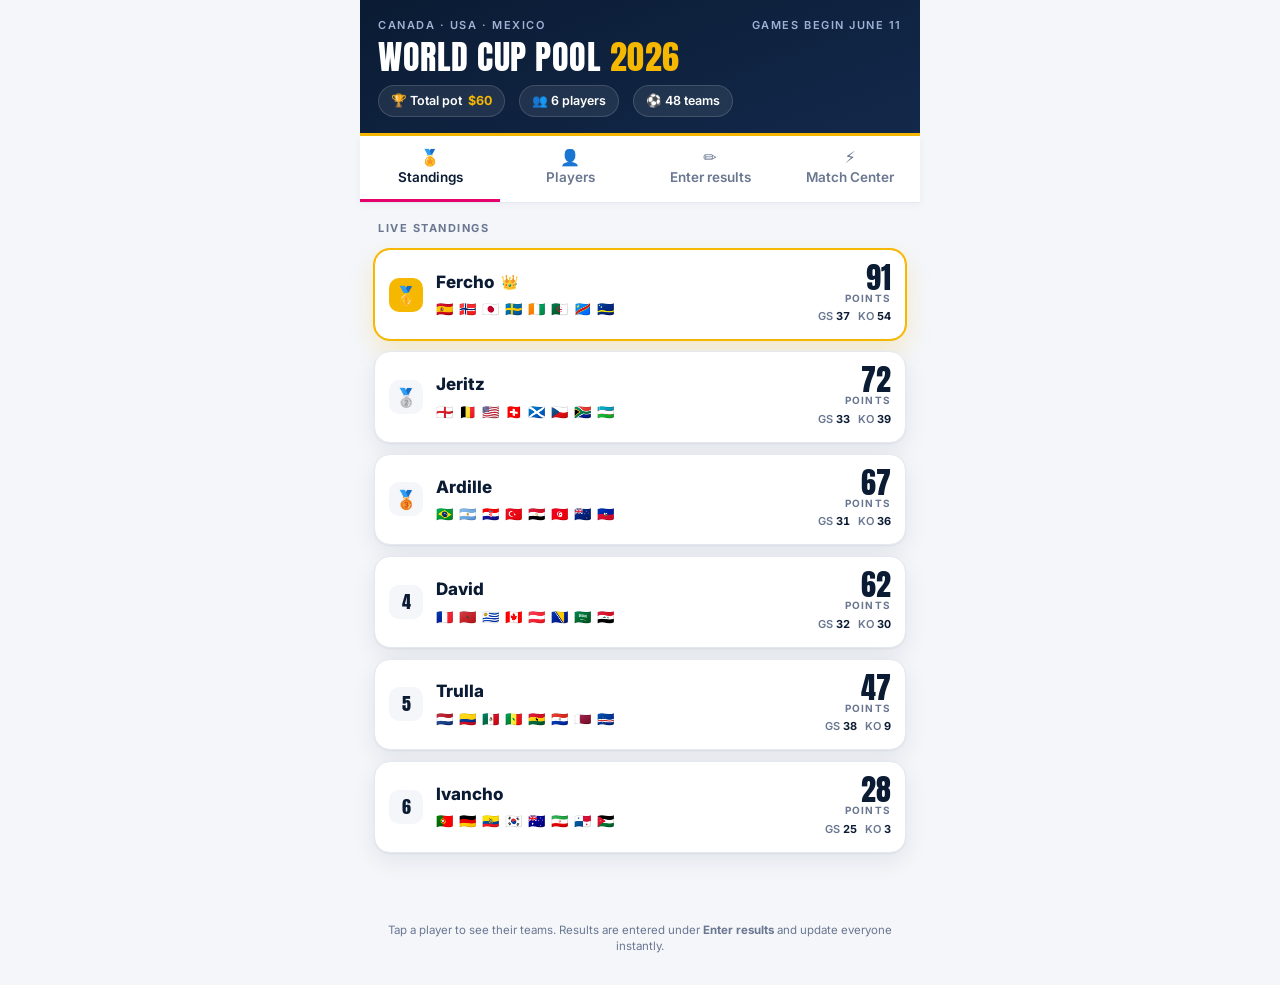
<file: index.html>
<!doctype html>
<meta charset="utf-8">
<meta name="viewport" content="width=device-width, initial-scale=1, viewport-fit=cover">
<title>World Cup Pool 2026</title>
<link rel="preconnect" href="https://fonts.googleapis.com">
<link rel="preconnect" href="https://fonts.gstatic.com" crossorigin>
<link href="https://fonts.googleapis.com/css2?family=Anton&family=Inter:wght@400;500;600;700;800&display=swap" rel="stylesheet">
<style>
  :root{
    --ink:#0A1B33;          /* deep stadium navy */
    --ink-2:#13294B;
    --surface:#FFFFFF;
    --paper:#F4F6FA;
    --line:#E4E8F0;
    --muted:#6A7790;
    --gold:#F5B700;         /* leader */
    --green:#16B57F;        /* wins / positive */
    --pink:#E5006D;         /* accent — 2026 energy */
    --blue:#2F6BFF;
    --shadow:0 1px 2px rgba(10,27,51,.06), 0 8px 24px rgba(10,27,51,.08);
  }
  *{box-sizing:border-box}
  html,body{margin:0}
  body{
    font-family:Inter,system-ui,-apple-system,Segoe UI,Roboto,sans-serif;
    color:var(--ink); background:var(--paper);
    -webkit-font-smoothing:antialiased; line-height:1.45;
    padding-bottom:env(safe-area-inset-bottom);
  }
  .wrap{max-width:560px;margin:0 auto;min-height:100vh;background:var(--paper)}
  .nums{font-variant-numeric:tabular-nums}

  /* ---- Scoreboard header ---- */
  header.board{
    background:linear-gradient(160deg,var(--ink),var(--ink-2));
    color:#fff; padding:18px 18px 16px;
    border-bottom:3px solid var(--gold);
  }
  .kicker{display:flex;justify-content:space-between;align-items:center;font-size:11px;
    letter-spacing:.14em;text-transform:uppercase;color:#9FB2D6;font-weight:600}
  h1{font-family:Anton,Inter,sans-serif;font-weight:400;margin:6px 0 0;
    font-size:34px;line-height:.98;letter-spacing:.5px;text-transform:uppercase}
  h1 .yr{color:var(--gold)}
  .board-meta{display:flex;gap:14px;margin-top:12px;flex-wrap:wrap}
  .chip{background:rgba(255,255,255,.08);border:1px solid rgba(255,255,255,.14);
    border-radius:999px;padding:6px 12px;font-size:12.5px;font-weight:600;display:flex;gap:6px;align-items:center}
  .chip b{color:var(--gold)}

  /* ---- Tabs ---- */
  nav.tabs{position:sticky;top:0;z-index:20;display:flex;background:var(--surface);
    border-bottom:1px solid var(--line);box-shadow:0 2px 8px rgba(10,27,51,.04)}
  nav.tabs button{flex:1;appearance:none;border:0;background:none;cursor:pointer;
    padding:13px 6px 11px;font:inherit;font-weight:600;font-size:13.5px;color:var(--muted);
    border-bottom:3px solid transparent;display:flex;flex-direction:column;align-items:center;gap:3px}
  nav.tabs button .ico{font-size:16px;line-height:1}
  nav.tabs button[aria-selected="true"]{color:var(--ink);border-bottom-color:var(--pink)}

  main{padding:16px 14px 40px}
  .section-eyebrow{font-size:11px;letter-spacing:.14em;text-transform:uppercase;
    color:var(--muted);font-weight:700;margin:2px 4px 12px}

  /* ---- Leaderboard ---- */
  .row{background:var(--surface);border:1px solid var(--line);border-radius:16px;
    box-shadow:var(--shadow);padding:14px;margin-bottom:11px;cursor:pointer;
    display:grid;grid-template-columns:auto 1fr auto;gap:13px;align-items:center;
    transition:transform .12s ease, box-shadow .12s ease}
  .row:hover{transform:translateY(-1px)}
  .row:focus-visible{outline:3px solid var(--blue);outline-offset:2px}
  .rank{width:34px;height:34px;border-radius:10px;background:var(--paper);
    display:grid;place-items:center;font-family:Anton;font-size:18px;color:var(--ink)}
  .row.leader{border-color:var(--gold);box-shadow:0 0 0 1px var(--gold),0 10px 26px rgba(245,183,0,.22)}
  .row.leader .rank{background:var(--gold);color:#3a2c00}
  .who{min-width:0}
  .who .name{font-weight:800;font-size:17px;display:flex;align-items:center;gap:7px}
  .crown{font-size:14px}
  .flags{margin-top:5px;font-size:14px;letter-spacing:1px;white-space:nowrap;overflow:hidden;
    text-overflow:ellipsis;filter:saturate(1.05)}
  .total{text-align:right}
  .total .pts{font-family:Anton;font-size:30px;line-height:.9}
  .total .lbl{font-size:10px;letter-spacing:.12em;text-transform:uppercase;color:var(--muted);font-weight:700}
  .split{display:flex;gap:8px;justify-content:flex-end;margin-top:4px}
  .split span{font-size:11px;color:var(--muted);font-weight:600}
  .split b{color:var(--ink)}

  .empty{background:var(--surface);border:1px dashed var(--line);border-radius:16px;
    padding:22px 18px;text-align:center;color:var(--muted);font-size:14px;margin-top:6px}
  .empty b{color:var(--ink)}

  /* ---- Player detail ---- */
  .back{appearance:none;border:0;background:none;color:var(--pink);font:inherit;font-weight:700;
    cursor:pointer;padding:4px 0 12px;display:flex;align-items:center;gap:6px}
  .pdetail-head{background:linear-gradient(160deg,var(--ink),var(--ink-2));color:#fff;
    border-radius:18px;padding:16px 18px;margin-bottom:14px;display:flex;justify-content:space-between;align-items:flex-end}
  .pdetail-head .name{font-family:Anton;font-size:26px;text-transform:uppercase}
  .pdetail-head .sub{font-size:12px;color:#9FB2D6;margin-top:2px}
  .pdetail-head .big{font-family:Anton;font-size:40px;line-height:.85;color:var(--gold);text-align:right}
  .pdetail-head .big small{display:block;font-family:Inter;font-size:10px;letter-spacing:.12em;
    text-transform:uppercase;color:#9FB2D6;font-weight:700;margin-top:3px}

  .team{background:var(--surface);border:1px solid var(--line);border-radius:14px;
    padding:11px 13px;margin-bottom:9px;box-shadow:var(--shadow)}
  .team-top{display:flex;justify-content:space-between;align-items:center;gap:10px}
  .team-name{font-weight:700;display:flex;align-items:center;gap:9px;font-size:15px}
  .team-name .fl{font-size:19px}
  .team-pts{font-family:Anton;font-size:20px}
  .team-pts.zero{color:var(--line)}
  .team-detail{margin-top:7px;display:flex;gap:6px;flex-wrap:wrap;font-size:11.5px}
  .pill{border-radius:999px;padding:3px 9px;font-weight:700;background:var(--paper);color:var(--muted)}
  .pill.w{background:rgba(22,181,127,.14);color:#0c7a55}
  .pill.d{background:rgba(245,183,0,.16);color:#8a6800}
  .pill.l{background:rgba(229,0,109,.10);color:#a8004f}
  .pill.ko{background:var(--ink);color:#fff}

  /* ---- Admin ---- */
  .gate{background:var(--surface);border:1px solid var(--line);border-radius:16px;padding:20px;
    box-shadow:var(--shadow);text-align:center}
  .gate h3{margin:0 0 6px;font-size:18px}
  .gate p{color:var(--muted);font-size:13.5px;margin:0 0 14px}
  input[type=password],input[type=text]{font:inherit;padding:11px 13px;border:1px solid var(--line);
    border-radius:11px;width:100%;max-width:220px;text-align:center;font-size:16px}
  .btn{appearance:none;border:0;cursor:pointer;font:inherit;font-weight:700;border-radius:11px;
    padding:11px 18px;font-size:14.5px;background:var(--ink);color:#fff;transition:filter .12s}
  .btn:hover{filter:brightness(1.12)}
  .btn.pink{background:var(--pink)}
  .btn.ghost{background:var(--paper);color:var(--ink);border:1px solid var(--line)}
  .btn:focus-visible{outline:3px solid var(--blue);outline-offset:2px}
  .admin-bar{display:flex;gap:8px;align-items:center;justify-content:space-between;margin-bottom:14px;flex-wrap:wrap}
  .admin-bar .note{font-size:12px;color:var(--muted)}
  .ateam{background:var(--surface);border:1px solid var(--line);border-radius:13px;padding:11px 12px;margin-bottom:9px;box-shadow:var(--shadow)}
  .ateam-name{font-weight:700;font-size:14.5px;display:flex;align-items:center;gap:8px;margin-bottom:9px}
  .ateam-name .fl{font-size:18px}
  .gs-row{display:flex;align-items:center;gap:7px;flex-wrap:wrap;margin-bottom:9px}
  .gs-row .glab{font-size:10.5px;letter-spacing:.1em;text-transform:uppercase;color:var(--muted);font-weight:700;width:100%}
  .seg{display:inline-flex;border:1px solid var(--line);border-radius:9px;overflow:hidden}
  .seg button{appearance:none;border:0;background:var(--surface);cursor:pointer;font:inherit;
    font-weight:700;font-size:12px;padding:6px 0;width:34px;color:var(--muted);border-right:1px solid var(--line)}
  .seg button:last-child{border-right:0}
  .seg button[data-on="W"][aria-pressed="true"]{background:var(--green);color:#fff}
  .seg button[data-on="D"][aria-pressed="true"]{background:var(--gold);color:#3a2c00}
  .seg button[data-on="L"][aria-pressed="true"]{background:var(--pink);color:#fff}
  .ko-row{display:flex;gap:6px;flex-wrap:wrap;align-items:center}
  .ko-row .glab{font-size:10.5px;letter-spacing:.1em;text-transform:uppercase;color:var(--muted);font-weight:700;width:100%;margin-bottom:1px}
  .ko-pill{appearance:none;border:1px solid var(--line);background:var(--surface);cursor:pointer;
    font:inherit;font-weight:700;font-size:11.5px;padding:6px 10px;border-radius:999px;color:var(--muted)}
  .ko-pill[aria-pressed="true"]{background:var(--ink);color:#fff;border-color:var(--ink)}
  .ko-pill .v{opacity:.7;font-weight:600;margin-left:3px}
  .group-label{font-family:Anton;font-size:15px;letter-spacing:.5px;color:var(--ink);
    margin:18px 4px 9px;display:flex;align-items:center;gap:8px;text-transform:uppercase}
  .group-label::after{content:"";flex:1;height:1px;background:var(--line)}
  .saved{position:fixed;left:50%;bottom:24px;transform:translateX(-50%) translateY(20px);
    background:var(--green);color:#fff;font-weight:700;font-size:13px;padding:10px 18px;border-radius:999px;
    box-shadow:0 8px 24px rgba(22,181,127,.4);opacity:0;transition:.25s;z-index:50;pointer-events:none}
  .saved.show{opacity:1;transform:translateX(-50%) translateY(0)}
  footer{padding:18px 16px 30px;text-align:center;color:var(--muted);font-size:11.5px}
  @media (prefers-reduced-motion:reduce){*{transition:none!important}}
</style>

<div class="wrap">
  <header class="board">
    <div class="kicker"><span>Canada · USA · Mexico</span><span>Games begin June 11</span></div>
    <h1>World Cup Pool <span class="yr">2026</span></h1>
    <div class="board-meta">
      <span class="chip">🏆 Total pot <b>$60</b></span>
      <span class="chip">👥 6 players</span>
      <span class="chip">⚽ 48 teams</span>
    </div>
  </header>

  <nav class="tabs" role="tablist">
    <button id="t-standings" role="tab" aria-selected="true" onclick="show('standings')"><span class="ico">🏅</span>Standings</button>
    <button id="t-players" role="tab" aria-selected="false" onclick="show('players')"><span class="ico">👤</span>Players</button>
    <button id="t-admin" role="tab" aria-selected="false" onclick="show('admin')"><span class="ico">✏️</span>Enter results</button>
    <button id="t-matchcenter" role="tab" aria-selected="false" onclick="location.href='features.html'"><span class="ico">⚡</span>Match Center</button>
  </nav>

  <main id="view"></main>
  <footer>Tap a player to see their teams. Results are entered under <b>Enter results</b> and update everyone instantly.</footer>
</div>
<div class="saved" id="toast">Saved ✓</div>

<script>
/* ============================================================
   DATA — source of truth from the pool sheet
   ============================================================ */
const PLAYERS = {
  Ardille:  ["Brazil","Argentina","Croatia","Turkiye","Egypt","Tunisia","New Zealand","Haiti"],
  Ivancho:  ["Portugal","Germany","Ecuador","South Korea","Australia","Iran","Panama","Jordan"],
  David:    ["France","Morocco","Uruguay","Canada","Austria","Bosnia","Saudi Arabia","Iraq"],
  Fercho:   ["Spain","Norway","Japan","Sweden","Ivory Coast","Algeria","DR Congo","Curacao"],
  Jeritz:   ["England","Belgium","United States","Switzerland","Scotland","Czech Republic","South Africa","Uzbekistan"],
  Trulla:   ["Netherlands","Colombia","Mexico","Senegal","Ghana","Paraguay","Qatar","Cape Verde"],
};

const FLAG = {
  "Brazil":"🇧🇷","Argentina":"🇦🇷","Croatia":"🇭🇷","Turkiye":"🇹🇷","Egypt":"🇪🇬","Tunisia":"🇹🇳","New Zealand":"🇳🇿","Haiti":"🇭🇹",
  "Portugal":"🇵🇹","Germany":"🇩🇪","Ecuador":"🇪🇨","South Korea":"🇰🇷","Australia":"🇦🇺","Iran":"🇮🇷","Panama":"🇵🇦","Jordan":"🇯🇴",
  "France":"🇫🇷","Morocco":"🇲🇦","Uruguay":"🇺🇾","Canada":"🇨🇦","Austria":"🇦🇹","Bosnia":"🇧🇦","Saudi Arabia":"🇸🇦","Iraq":"🇮🇶",
  "Spain":"🇪🇸","Norway":"🇳🇴","Japan":"🇯🇵","Sweden":"🇸🇪","Ivory Coast":"🇨🇮","Algeria":"🇩🇿","DR Congo":"🇨🇩","Curacao":"🇨🇼",
  "England":"🏴󠁧󠁢󠁥󠁮󠁧󠁿","Belgium":"🇧🇪","United States":"🇺🇸","Switzerland":"🇨🇭","Scotland":"🏴󠁧󠁢󠁳󠁣󠁴󠁿","Czech Republic":"🇨🇿","South Africa":"🇿🇦","Uzbekistan":"🇺🇿",
  "Netherlands":"🇳🇱","Colombia":"🇨🇴","Mexico":"🇲🇽","Senegal":"🇸🇳","Ghana":"🇬🇭","Paraguay":"🇵🇾","Qatar":"🇶🇦","Cape Verde":"🇨🇻"
};

/* Scoring */
const GS = {W:3, D:1, L:0};
const KO_ROUNDS = [
  {key:"r32",  label:"R32",  pts:3},
  {key:"r16",  label:"R16",  pts:6},
  {key:"qf",   label:"QF",   pts:9},
  {key:"sf",   label:"SF",   pts:12},
  {key:"final",label:"🏆",   pts:15},
];

const ADMIN_CODE = "1234"; // change this before sharing — light lock, not real security

/* teamOwner lookup */
const OWNER = {};
Object.entries(PLAYERS).forEach(([p,ts])=>ts.forEach(t=>OWNER[t]=p));
const ALL_TEAMS = Object.values(PLAYERS).flat();

/* ============================================================
   STORAGE — shared when hosted in Claude; localStorage when
   self-hosted; in-memory as a last resort. Shape:
   results[team] = { g:[null,null,null], ko:{r32,r16,qf,sf,final} }
   ============================================================ */
let results = {};
function blankTeam(){return {g:[null,null,null], ko:{r32:false,r16:false,qf:false,sf:false,final:false}};}
ALL_TEAMS.forEach(t=>results[t]=blankTeam());

const STORE_KEY = "wcpool2026_results_v1";
const hasClaudeStore = (typeof window!=="undefined" && window.storage && typeof window.storage.get==="function");

async function loadResults(){
  // 1) Local store (Claude host or this browser) — used for offline/admin preview.
  try{
    if(hasClaudeStore){
      const r = await window.storage.get(STORE_KEY, true); // shared = true
      if(r && r.value) merge(JSON.parse(r.value));
    } else {
      const raw = localStorage.getItem(STORE_KEY);
      if(raw) merge(JSON.parse(raw));
    }
  }catch(e){ /* first run / unavailable — start blank */ }
  // 2) Auto-generated results published by the GitHub Action are the shared
  //    source of truth, so they are merged last (they win for every visitor).
  try{
    const res = await fetch('results.json', {cache:'no-store'});
    if(res.ok) merge(await res.json());
  }catch(e){ /* results.json not present yet — fine, board stays at 0 */ }
}
async function saveResults(){
  const payload = JSON.stringify(results);
  try{
    if(hasClaudeStore){ await window.storage.set(STORE_KEY, payload, true); }
    else { localStorage.setItem(STORE_KEY, payload); }
  }catch(e){ /* in-memory only */ }
}
function merge(obj){
  ALL_TEAMS.forEach(t=>{
    if(obj && obj[t]){
      results[t].g = Array.isArray(obj[t].g)? obj[t].g.slice(0,3) : [null,null,null];
      while(results[t].g.length<3) results[t].g.push(null);
      results[t].ko = Object.assign({r32:false,r16:false,qf:false,sf:false,final:false}, obj[t].ko||{});
    }
  });
}

/* ============================================================
   SCORING
   ============================================================ */
function teamGS(t){ return results[t].g.reduce((s,r)=> s + (r?GS[r]:0), 0); }
function teamKO(t){ return KO_ROUNDS.reduce((s,r)=> s + (results[t].ko[r.key]?r.pts:0), 0); }
function teamTotal(t){ return teamGS(t)+teamKO(t); }
function playerScore(p){
  let gs=0, ko=0;
  PLAYERS[p].forEach(t=>{ gs+=teamGS(t); ko+=teamKO(t); });
  return {gs, ko, total:gs+ko};
}
function standings(){
  return Object.keys(PLAYERS).map(p=>({name:p, ...playerScore(p)}))
    .sort((a,b)=> b.total-a.total || a.name.localeCompare(b.name));
}
function anyResults(){ return ALL_TEAMS.some(t=> results[t].g.some(Boolean) || Object.values(results[t].ko).some(Boolean)); }

/* ============================================================
   VIEWS
   ============================================================ */
const view = document.getElementById('view');
let current = 'standings';

function show(tab){
  current = tab;
  ['standings','players','admin'].forEach(id=>{
    document.getElementById('t-'+id).setAttribute('aria-selected', id===tab? 'true':'false');
  });
  if(tab==='standings') renderStandings();
  if(tab==='players') renderPlayers();
  if(tab==='admin') renderAdmin();
  window.scrollTo({top:0});
}

function flagStrip(p){ return PLAYERS[p].map(t=>FLAG[t]||"🏳️").join(" "); }

function renderStandings(){
  const table = standings();
  const medal = ["🥇","🥈","🥉"];
  let html = `<div class="section-eyebrow">Live standings</div>`;
  if(!anyResults()){
    html += `<div class="empty"><b>The tournament kicks off June 11.</b><br>No results yet — everyone starts at 0.
      Record group and knockout outcomes under <b>Enter results</b> and the board updates instantly.</div>`;
  }
  html += table.map((r,i)=>`
    <div class="row ${i===0 && r.total>0?'leader':''}" tabindex="0" role="button"
         onclick="openPlayer('${r.name}')" onkeydown="if(event.key==='Enter'||event.key===' '){event.preventDefault();openPlayer('${r.name}')}">
      <div class="rank">${r.total>0 && i<3? medal[i] : (i+1)}</div>
      <div class="who">
        <div class="name">${r.name}${i===0&&r.total>0?'<span class="crown">👑</span>':''}</div>
        <div class="flags">${flagStrip(r.name)}</div>
      </div>
      <div class="total">
        <div class="pts nums">${r.total}</div>
        <div class="lbl">points</div>
        <div class="split nums"><span>GS <b>${r.gs}</b></span><span>KO <b>${r.ko}</b></span></div>
      </div>
    </div>`).join('');
  view.innerHTML = html;
}

function renderPlayers(){
  view.innerHTML = `<div class="section-eyebrow">Choose a player</div>` +
    standings().map(r=>`
      <div class="row" tabindex="0" role="button" onclick="openPlayer('${r.name}')"
           onkeydown="if(event.key==='Enter'||event.key===' '){event.preventDefault();openPlayer('${r.name}')}">
        <div class="rank">${FLAG[PLAYERS[r.name][0]]||'⚽'}</div>
        <div class="who"><div class="name">${r.name}</div><div class="flags">${flagStrip(r.name)}</div></div>
        <div class="total"><div class="pts nums">${r.total}</div><div class="lbl">points</div></div>
      </div>`).join('');
}

function openPlayer(p){
  const s = playerScore(p);
  const teams = PLAYERS[p].slice().sort((a,b)=> teamTotal(b)-teamTotal(a));
  let html = `<button class="back" onclick="show('${current==='admin'?'admin':'standings'}')">← Back</button>`;
  html += `<div class="pdetail-head">
      <div><div class="name">${p}</div><div class="sub">8 teams · ${s.gs} group · ${s.ko} knockout</div></div>
      <div class="big nums">${s.total}<small>points</small></div>
    </div>`;
  html += teams.map(t=>{
    const gs=teamGS(t), ko=teamKO(t), tot=gs+ko;
    const gpills = results[t].g.map((r,i)=> r? `<span class="pill ${r.toLowerCase()}">G${i+1} ${r}</span>` : `<span class="pill">G${i+1} –</span>`).join('');
    const kpills = KO_ROUNDS.filter(r=>results[t].ko[r.key]).map(r=>`<span class="pill ko">${r.label} +${r.pts}</span>`).join('');
    return `<div class="team">
        <div class="team-top">
          <div class="team-name"><span class="fl">${FLAG[t]||'🏳️'}</span>${t}</div>
          <div class="team-pts ${tot===0?'zero':''} nums">${tot}</div>
        </div>
        <div class="team-detail">${gpills}${kpills}</div>
      </div>`;
  }).join('');
  view.innerHTML = html;
  window.scrollTo({top:0});
}

/* ---- Admin ---- */
let unlocked = false;
function renderAdmin(){
  if(!unlocked){
    view.innerHTML = `<div class="gate">
        <h3>Enter results</h3>
        <p>Only the pool host should record results. Enter the host code to continue.</p>
        <div style="display:flex;flex-direction:column;align-items:center;gap:12px">
          <input id="code" type="password" inputmode="numeric" placeholder="••••" autocomplete="off">
          <button class="btn pink" onclick="tryUnlock()">Unlock</button>
        </div>
        <p style="margin-top:14px;font-size:11.5px">Default code is <b>1234</b> — change <code>ADMIN_CODE</code> in the file before sharing.</p>
      </div>`;
    const inp = document.getElementById('code');
    inp.addEventListener('keydown',e=>{if(e.key==='Enter')tryUnlock();});
    inp.focus();
    return;
  }
  let html = `<div class="admin-bar">
      <span class="note">Tap to set each group game, then advance knockout rounds. Saves automatically.</span>
      <button class="btn ghost" onclick="resetAll()">Reset all</button>
    </div>`;
  for(const p of Object.keys(PLAYERS)){
    html += `<div class="group-label">${p}</div>`;
    for(const t of PLAYERS[p]){
      html += adminTeam(t);
    }
  }
  view.innerHTML = html;
}
function adminTeam(t){
  const g = results[t].g;
  const segs = [0,1,2].map(i=>`
    <div class="seg" role="group" aria-label="${t} group game ${i+1}">
      ${["W","D","L"].map(o=>`<button data-on="${o}" aria-pressed="${g[i]===o}" onclick="setGame('${t}',${i},'${o}')">${o}</button>`).join('')}
    </div>`).join('');
  const ko = KO_ROUNDS.map(r=>`
    <button class="ko-pill" aria-pressed="${results[t].ko[r.key]}" onclick="toggleKO('${t}','${r.key}')">
      ${r.label}<span class="v">+${r.pts}</span></button>`).join('');
  return `<div class="ateam">
      <div class="ateam-name"><span class="fl">${FLAG[t]||'🏳️'}</span>${t} <span style="margin-left:auto;font-family:Anton;font-size:16px">${teamTotal(t)}</span></div>
      <div class="gs-row"><span class="glab">Group games — Win 3 · Draw 1 · Loss 0</span>${segs}</div>
      <div class="ko-row"><span class="glab">Knockout wins (each round adds more)</span>${ko}</div>
    </div>`;
}

function tryUnlock(){
  const v = document.getElementById('code').value.trim();
  if(v===ADMIN_CODE){ unlocked=true; renderAdmin(); }
  else { const i=document.getElementById('code'); i.value=''; i.placeholder='Wrong code'; i.focus(); }
}
async function setGame(t,i,o){
  results[t].g[i] = (results[t].g[i]===o)? null : o; // tap again to clear
  await saveResults(); refreshAdminTeam(t); toast();
}
async function toggleKO(t,key){
  const idx = KO_ROUNDS.findIndex(r=>r.key===key);
  const turningOn = !results[t].ko[key];
  if(turningOn){ for(let i=0;i<=idx;i++) results[t].ko[KO_ROUNDS[i].key]=true; }   // winning a round implies earlier wins
  else { for(let i=idx;i<KO_ROUNDS.length;i++) results[t].ko[KO_ROUNDS[i].key]=false; } // undo this round and later
  await saveResults(); refreshAdminTeam(t); toast();
}
function refreshAdminTeam(t){
  // re-render just the admin list to keep totals + pressed states correct
  if(current==='admin' && unlocked) renderAdmin();
}
async function resetAll(){
  if(!confirm("Clear every recorded result and set all players back to 0?")) return;
  ALL_TEAMS.forEach(t=>results[t]=blankTeam());
  await saveResults(); renderAdmin(); toast();
}

let toastTimer;
function toast(){
  const el=document.getElementById('toast');
  el.classList.add('show');
  clearTimeout(toastTimer);
  toastTimer=setTimeout(()=>el.classList.remove('show'),1100);
}

/* ---- boot ---- */
(async function(){ await loadResults(); show('standings'); })();
</script>
</file>
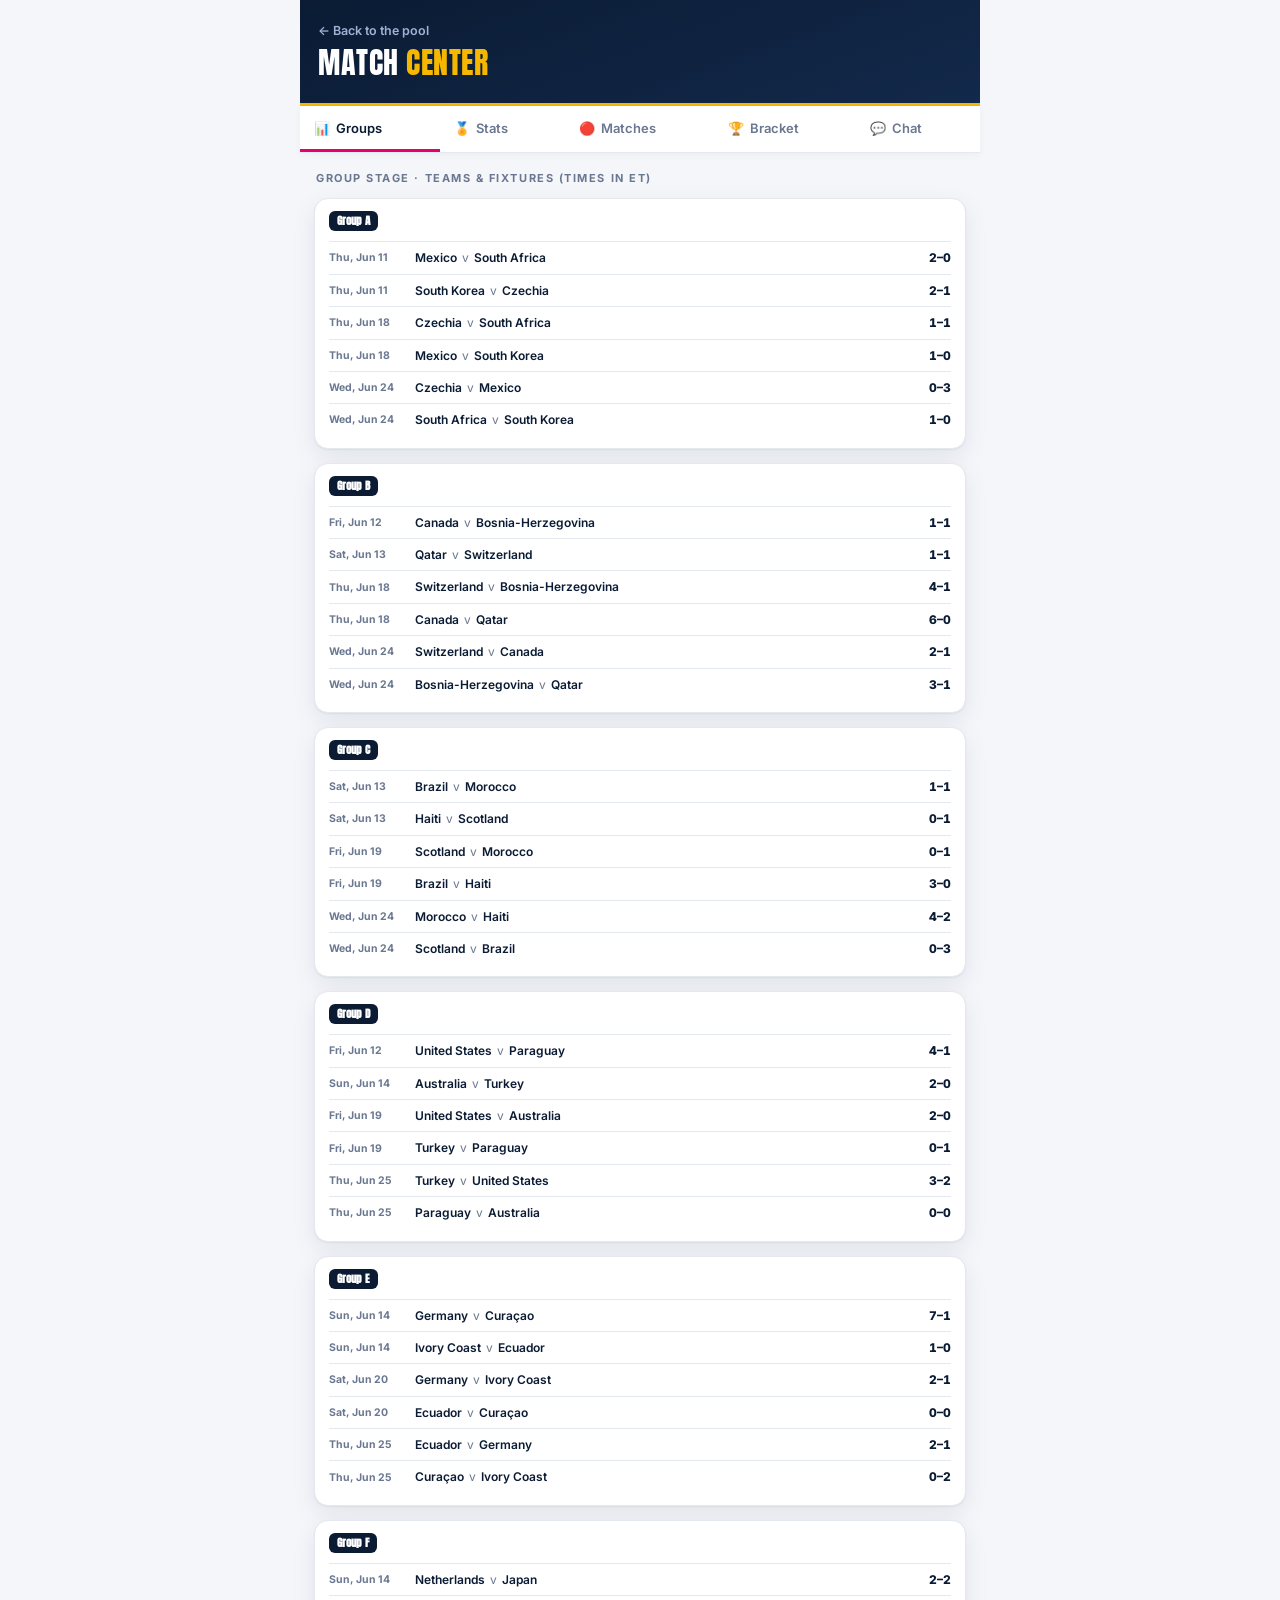
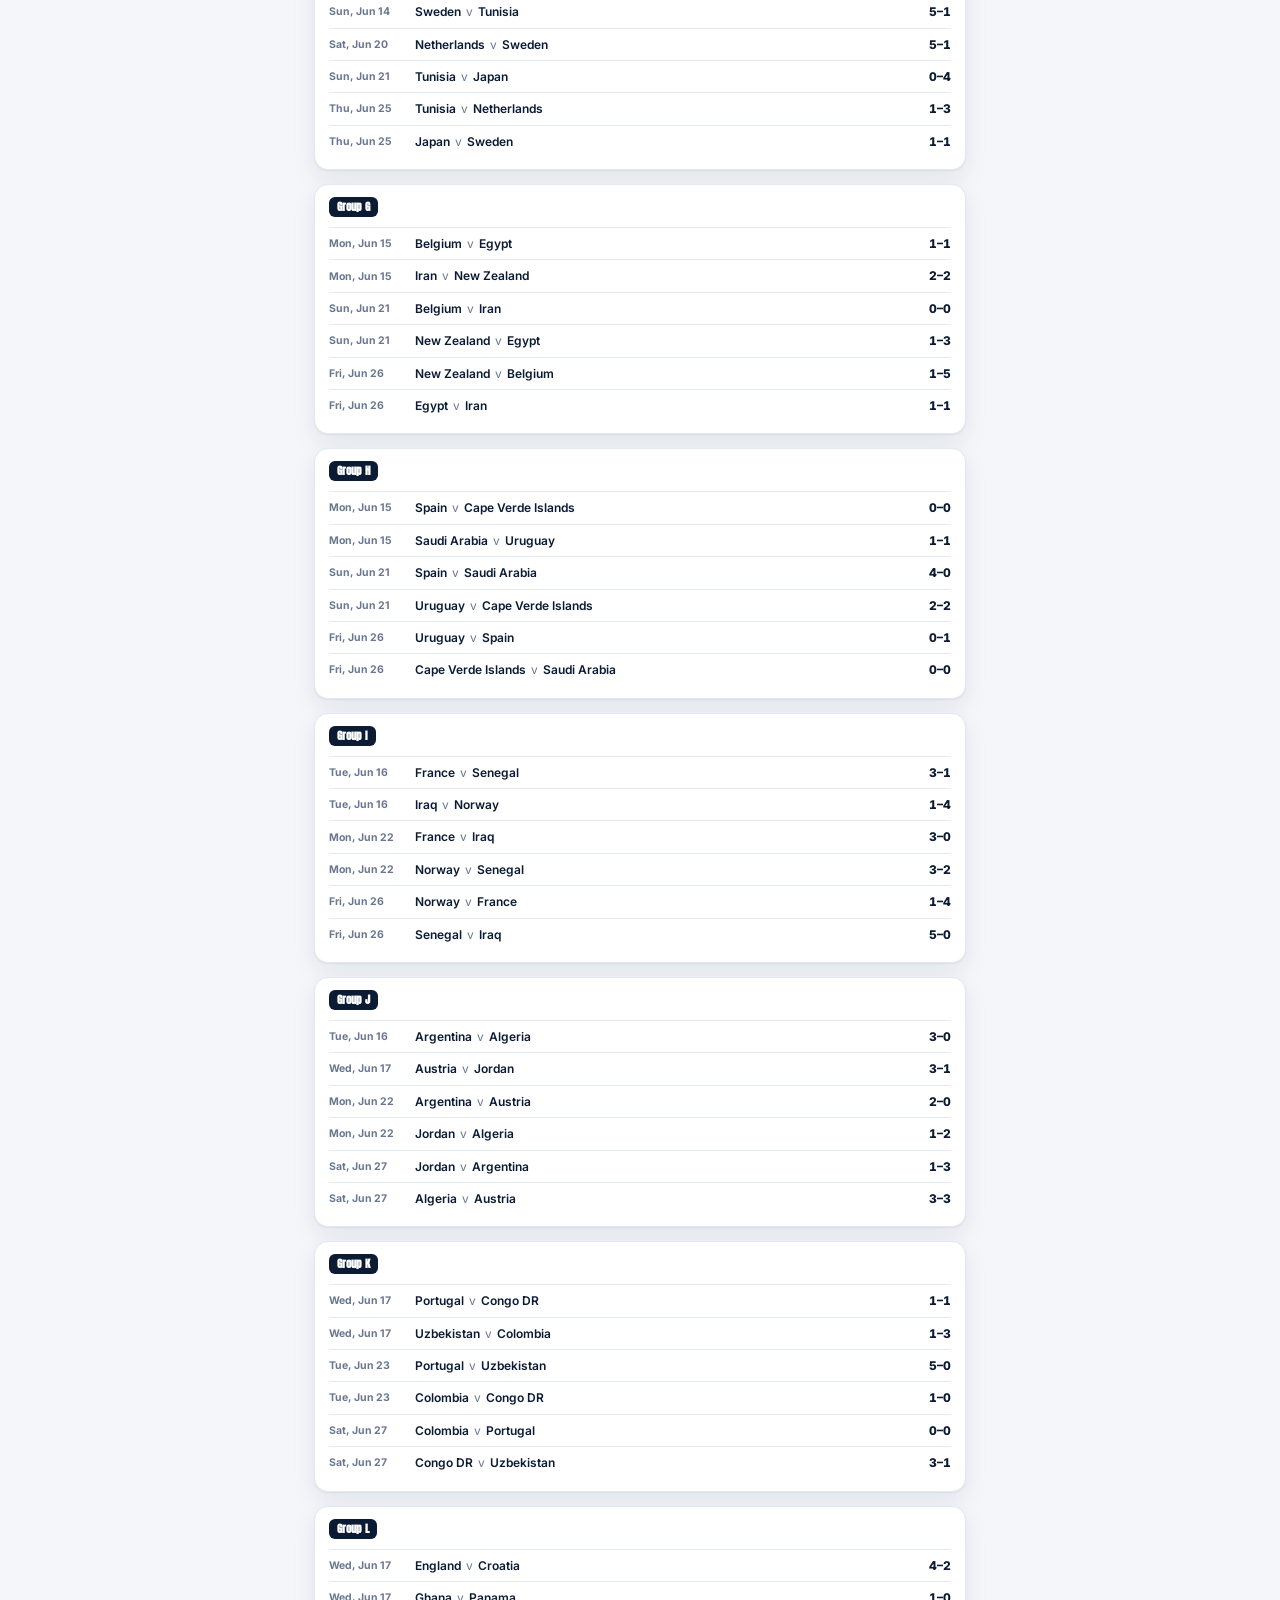
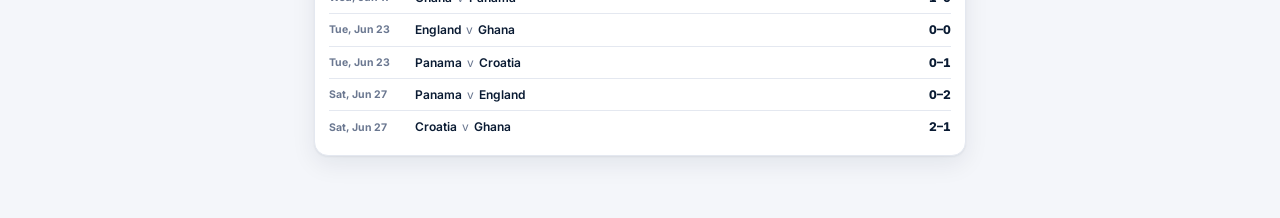
<file: features.html>
<!doctype html>
<meta charset="utf-8">
<meta name="viewport" content="width=device-width, initial-scale=1, viewport-fit=cover">
<title>Match Center · World Cup 2026</title>
<link rel="preconnect" href="https://fonts.googleapis.com">
<link rel="preconnect" href="https://fonts.gstatic.com" crossorigin>
<link href="https://fonts.googleapis.com/css2?family=Anton&family=Inter:wght@400;500;600;700;800&display=swap" rel="stylesheet">
<link rel="stylesheet" href="styles/features.css">

<div class="wrap">
  <header class="board">
    <a class="back" href="index.html">← Back to the pool</a>
    <h1>Match <span class="yr">Center</span></h1>
  </header>
  <nav class="tabs" id="tabs" role="tablist"></nav>
  <main id="feature-view"></main>
</div>

<script>
"use strict";

/* ============================================================
   Real data is generated server-side by the GitHub Action
   (scripts/fetch-features.js) into data/*.json, then read here.
   Everything is empty until the tournament is played.
   ============================================================ */

var view = document.getElementById("feature-view");

// ---- small helpers ----
function eyebrow(t){ return '<div class="eyebrow">'+t+'</div>'; }
function emptyState(msg){ return '<div class="empty">'+msg+'</div>'; }
function crest(t){ return t && t.crest ? '<img class="crest" src="'+t.crest+'" alt="" loading="lazy">' : '<span class="crest ph"></span>'; }
function num(x){ return x==null ? '–' : x; }
function sign(x){ if(x==null) return '0'; return (x>0?'+':'')+x; }
function formB(form){
  return '<div class="form-row">'+(form||[]).map(function(x){
    var c=String(x).toLowerCase();
    return '<span class="badge '+c+'">'+x+'</span>';
  }).join("")+'</div>';
}
// Eastern Time (America/New_York) helpers — match list is shown in ET.
var ET = 'America/New_York';
function etDayKey(s){ return new Date(s).toLocaleDateString('en-CA',{timeZone:ET}); }            // YYYY-MM-DD for grouping
function etDayLabel(s){ return new Date(s).toLocaleDateString('en-US',{timeZone:ET,weekday:'short',month:'short',day:'numeric'}); }
function etTime(s){ return new Date(s).toLocaleTimeString('en-US',{timeZone:ET,hour:'numeric',minute:'2-digit'})+' ET'; }
async function loadJSON(url){
  try{
    // Append a unique query param to dodge GitHub's CDN + browser caching of the JSON.
    var bust = url + (url.indexOf('?')<0 ? '?' : '&') + 't=' + Date.now();
    var r = await fetch(bust, {cache:'no-store'});
    if(!r.ok) return null;
    return await r.json();
  }catch(e){ return null; }
}
// Shown when a data fetch fails — most often because the file was opened locally (file://).
function fetchNote(){
  if(location.protocol === 'file:'){
    return '<div class="empty"><b>Open the live site to see live data.</b><br>'
      + 'You\'re viewing this as a local file, and browsers block data loading from <code>file://</code>.<br><br>'
      + '<a href="https://rodrigob12.github.io/world-cup-imigrantes/features.html" style="color:var(--pink);font-weight:800;text-decoration:none">→ Open the live Match Center</a></div>';
  }
  return emptyState('Couldn\'t load data right now. Refresh to retry.');
}

/* ============================================================
   GROUP STAGE DASHBOARD  (data/standings.json)
   ============================================================ */
// One group's standings table (teams). Empty string if no table data.
function groupTable(g){
  if(!g || !(g.table||[]).length) return '';
  var rows = g.table.map(function(t,i){
    return '<tr class="'+(i<2?'qual':'')+'">'
      +'<td class="lft pos">'+(i+1)+'</td>'
      +'<td class="lft"><span class="tm">'+crest(t)+(t.name||t.tla||'')+'</span></td>'
      +'<td class="nums">'+num(t.played)+'</td>'
      +'<td class="nums">'+sign(t.gd)+'</td>'
      +'<td class="nums pts">'+num(t.points)+'</td>'
      +'<td>'+formB(t.form)+'</td></tr>';
  }).join("");
  return '<table class="standings"><thead><tr><th class="lft">#</th><th class="lft">Team</th>'
    +'<th>P</th><th>GD</th><th>Pts</th><th>Form</th></tr></thead><tbody>'+rows+'</tbody></table>';
}
// One fixture row: day · teams · (kickoff time in ET, or the score once FINISHED).
function groupFixtureRow(m){
  var fin = m.status==='FINISHED', live = m.status==='IN_PLAY' || m.status==='PAUSED';
  var right = fin ? (num(m.home.score)+'–'+num(m.away.score)) : (live ? '🔴 LIVE' : etTime(m.utcDate));
  return '<div class="gfx"><span class="gfx-d">'+etDayLabel(m.utcDate)+'</span>'
    +'<span class="gfx-m">'+(m.home.name||m.home.tla||'TBD')+' <i>v</i> '+(m.away.name||m.away.tla||'TBD')+'</span>'
    +'<span class="gfx-r'+(fin?' fin':'')+(live?' live':'')+'">'+right+'</span></div>';
}
async function renderGroups(){
  view.innerHTML = eyebrow('Group stage') + emptyState('Loading…');
  var sd = await loadJSON('data/standings.json');
  var md = await loadJSON('data/matches.json');
  if(!sd && !md){ view.innerHTML = eyebrow('Group stage') + fetchNote(); return; }
  var standings = (sd && sd.groups) || [];
  // Bucket group-stage fixtures by their group letter.
  var byGroup = {};
  ((md && md.matches) || []).forEach(function(m){
    if(!m.group) return;
    var L = String(m.group).replace(/group[_\s]*/i,'').toUpperCase();
    (byGroup[L] = byGroup[L] || []).push(m);
  });
  var stMap = {}; standings.forEach(function(g){ stMap[g.name]=g; });
  // Use the standings group order if we have it; otherwise derive from fixtures.
  var letters = standings.length ? standings.map(function(g){return g.name;}) : Object.keys(byGroup).sort();
  if(!letters.length){
    view.innerHTML = eyebrow('Group stage') + emptyState('Groups appear here once the schedule is published.');
    return;
  }
  var html = letters.map(function(L){
    var fixtures = (byGroup[L]||[]).slice().sort(function(a,b){ return new Date(a.utcDate)-new Date(b.utcDate); });
    var fixHtml = fixtures.length ? '<div class="g-fixtures">'+fixtures.map(groupFixtureRow).join("")+'</div>' : '';
    return '<section class="card group"><h3><span class="tag">Group '+L+'</span></h3>'
      + groupTable(stMap[L]) + fixHtml + '</section>';
  }).join("");
  view.innerHTML = eyebrow('Group stage · teams & fixtures (times in ET)') + html;
}

/* ============================================================
   GLOBAL STATS  (data/scorers.json) — cards have no free source
   ============================================================ */
function lb(title, rows, fmt){
  var body = rows.map(function(r,i){
    var medal = i<3 ? ["🥇","🥈","🥉"][i] : (i+1);
    return '<div class="lb-row'+(i<3?' top':'')+'"><div class="lb-rank">'+medal+'</div>'
      +'<div class="lb-who"><div class="nm">'+(r.name||'')+'</div><div class="tm">'+crest(r)+' '+(r.team||'')+'</div></div>'
      +'<div class="lb-val">'+fmt(r)+'</div></div>';
  }).join("");
  return '<section class="card lb"><h3>'+title+'</h3>'+body+'</section>';
}
function lbEmpty(title, msg){
  return '<section class="card lb"><h3>'+title+'</h3><div class="lb-empty">'+msg+'</div></section>';
}
async function renderStats(){
  view.innerHTML = eyebrow('Global stats · leaderboards') + emptyState('Loading…');
  var d = await loadJSON('data/scorers.json');
  if(!d){ view.innerHTML = eyebrow('Global stats · leaderboards') + fetchNote(); return; }
  var s = d.scorers || [];
  var scorers = s.filter(function(x){return x.goals>0;}).sort(function(a,b){return b.goals-a.goals;}).slice(0,10);
  var assists = s.filter(function(x){return x.assists>0;}).sort(function(a,b){return b.assists-a.assists;}).slice(0,10);
  var html = eyebrow('Global stats · leaderboards');
  html += scorers.length ? lb('⚽ Top scorers', scorers, function(r){return r.goals+'<small>g</small>';})
                         : lbEmpty('⚽ Top scorers', 'No goals scored yet.');
  html += assists.length ? lb('🅰️ Top assists', assists, function(r){return r.assists+'<small>a</small>';})
                         : lbEmpty('🅰️ Top assists', 'No assists recorded yet.');
  view.innerHTML = html;
}

/* ============================================================
   MATCHES  (data/matches.json) — real fixtures, scores & status.
   ============================================================ */
function matchRow(m){
  var hs=m.home.score, as=m.away.score, played = hs!=null && as!=null;
  var live = m.status==='IN_PLAY' || m.status==='PAUSED';
  var st = live ? '🔴 LIVE' : (m.status==='FINISHED' ? 'FT' : etTime(m.utcDate));
  var winH = m.winner==='HOME_TEAM', winA = m.winner==='AWAY_TEAM';
  return '<div class="mrow">'
    +'<div class="mt'+(winH?' win':'')+'">'+crest(m.home)+'<span class="nm">'+(m.home.name||'TBD')+'</span></div>'
    +'<div class="msc">'+(played ? hs+' – '+as : 'v')+'<div class="mst'+(live?' live':'')+'">'+st+'</div></div>'
    +'<div class="mt rev'+(winA?' win':'')+'">'+crest(m.away)+'<span class="nm">'+(m.away.name||'TBD')+'</span></div>'
    +'</div>';
}
async function renderHub(){
  view.innerHTML = eyebrow('Matches') + emptyState('Loading…');
  var d = await loadJSON('data/matches.json');
  if(!d){ view.innerHTML = eyebrow('Matches') + fetchNote(); return; }
  var ms = d.matches || [];
  if(!ms.length){
    view.innerHTML = eyebrow('Matches')
      + emptyState('<b>No fixtures yet.</b><br>Matches appear here as soon as the schedule is published.');
    return;
  }
  // Sort by kickoff (UTC instant), then group under ET day headers.
  ms = ms.slice().sort(function(a,b){ return new Date(a.utcDate)-new Date(b.utcDate); });
  var lastDay = null, list = "";
  ms.forEach(function(m){
    var key = etDayKey(m.utcDate);
    if(key !== lastDay){ lastDay = key; list += '<div class="day-head">'+etDayLabel(m.utcDate)+'</div>'; }
    list += matchRow(m);
  });
  view.innerHTML = eyebrow('Matches · all '+ms.length+' fixtures · times in ET')
    + '<div class="match-list">' + list + '</div>';
}

/* ============================================================
   TOURNAMENT BRACKET — official 2026 structure (placeholder
   seeds). Real knockout results slot in once that stage begins.
   ============================================================ */
var BRACKET = {
  left: {
    "Round of 32": [["1E","3ABCDF","M74"],["1I","3CDFGH","M77"],["2A","2B","M73"],["1F","2C","M75"],["2K","2L","M83"],["1H","2J","M84"],["1D","3BEFIJ","M81"],["1G","3AEHIJ","M82"]],
    "Round of 16": [["W74","W77","M89"],["W73","W75","M90"],["W83","W84","M93"],["W81","W82","M94"]],
    "Quarter-final": [["W89","W90","M97"],["W93","W94","M98"]],
    "Semi-final": [["W97","W98","M101"]]
  },
  right: {
    "Semi-final": [["W99","W100","M102"]],
    "Quarter-final": [["W91","W92","M99"],["W95","W96","M100"]],
    "Round of 16": [["W76","W78","M91"],["W79","W80","M92"],["W86","W88","M95"],["W85","W87","M96"]],
    "Round of 32": [["1C","2F","M76"],["2E","2I","M78"],["1A","3CEFHI","M79"],["1L","3EHIJK","M80"],["1J","2H","M86"],["2D","2G","M88"],["1B","3EFGIJ","M85"],["1K","3DEIJL","M87"]]
  },
  final: ["W101","W102","M104"]
};
function matchBox(m, isFinal){
  var o=m[3]||{}, s1=(o.s1!=null?o.s1:"–"), s2=(o.s2!=null?o.s2:"–");
  return '<div class="match'+(isFinal?' final-match':'')+'">'
    +'<div class="slot'+(o.winner==="a"?" win":"")+'"><span class="nm">'+m[0]+'</span><span class="sc">'+s1+'</span></div>'
    +'<div class="slot'+(o.winner==="b"?" win":"")+'"><span class="nm">'+m[1]+'</span><span class="sc">'+s2+'</span></div>'
    +'<div class="mcode">'+m[2]+'</div></div>';
}
function column(title, matches){
  return '<div class="round"><div class="round-title">'+title+'</div>'
    + matches.map(function(m){return matchBox(m,false);}).join("") + '</div>';
}
function renderBracket(){
  var L=BRACKET.left, R=BRACKET.right;
  var cols = [
    column("Round of 32", L["Round of 32"]),
    column("Round of 16", L["Round of 16"]),
    column("Quarter-final", L["Quarter-final"]),
    column("Semi-final", L["Semi-final"]),
    '<div class="round center"><div class="final-label">🏆 Final</div>'+matchBox(BRACKET.final,true)+'</div>',
    column("Semi-final", R["Semi-final"]),
    column("Quarter-final", R["Quarter-final"]),
    column("Round of 16", R["Round of 16"]),
    column("Round of 32", R["Round of 32"])
  ];
  view.innerHTML = eyebrow('Knockout bracket · official 2026 structure')
    + '<div class="card note">Seeds (e.g. <b>1E</b> = winner of Group E, <b>3ABCDF</b> = a third-placed team) and results fill in as the knockout stage is played.</div>'
    + '<div class="bracket-wrap"><div class="bracket">'+cols.join("")+'</div></div>';
}

/* ============================================================
   CHAT — local only (no backend). Messages live in this browser.
   ============================================================ */
var ME = "You";
var CHAT = [];   // starts empty — no fake messages
function pad2(n){ n=""+n; return n.length<2?"0"+n:n; }
function nowHM(){ var d=new Date(); return pad2(d.getHours())+":"+pad2(d.getMinutes()); }
function escapeHtml(s){ return s.replace(/[&<>"]/g,function(c){return {"&":"&amp;","<":"&lt;",">":"&gt;",'"':"&quot;"}[c];}); }
function msgNode(m){
  return '<div class="msg'+(m.user===ME?" me":"")+'"><div class="meta"><b>'+m.user+'</b> · '+m.ts+'</div>'
    +'<div class="txt">'+escapeHtml(m.text)+'</div></div>';
}
function renderChat(){
  var msgs = CHAT.length ? CHAT.map(msgNode).join("") : '<div class="chat-hint">No messages yet — say something! (Stored only in this browser.)</div>';
  view.innerHTML = eyebrow('Pool chat · local only')
    +'<div class="chat"><div class="chat-msgs" id="chatMsgs">'+msgs+'</div>'
    +'<form class="chat-input" id="chatForm">'
    +'<input id="chatIn" type="text" placeholder="Message the pool…" autocomplete="off" maxlength="240">'
    +'<button type="submit">Send</button></form></div>';
  var box=document.getElementById("chatMsgs"); box.scrollTop=box.scrollHeight;
  document.getElementById("chatForm").onsubmit=function(e){
    e.preventDefault();
    var inp=document.getElementById("chatIn"), txt=inp.value.trim(); if(!txt) return;
    CHAT.push({user:ME,ts:nowHM(),text:txt}); inp.value="";
    var b=document.getElementById("chatMsgs");
    if(CHAT.length===1) b.innerHTML="";
    b.insertAdjacentHTML("beforeend", msgNode(CHAT[CHAT.length-1]));
    b.scrollTop=b.scrollHeight; inp.focus();
  };
}

/* ============================================================
   TABS / ROUTER
   ============================================================ */
function renderSoon(tab){ return function(){ view.innerHTML = emptyState('<b>'+tab.icon+' '+tab.label+'</b><br>Coming soon.'); }; }
var TABS = [
  {key:"groups",  label:"Groups",    icon:"📊", render:renderGroups},
  {key:"stats",   label:"Stats",     icon:"🏅", render:renderStats},
  {key:"hub",     label:"Matches",   icon:"🔴", render:renderHub},
  {key:"bracket", label:"Bracket",   icon:"🏆", render:renderBracket},
  {key:"chat",    label:"Chat",      icon:"💬", render:renderChat}
];
var nav = document.getElementById("tabs");
function show(key){
  var tab = TABS.filter(function(t){return t.key===key;})[0] || TABS[0];
  [].forEach.call(nav.children, function(b){ b.setAttribute("aria-selected", b.dataset.tab===tab.key?"true":"false"); });
  location.hash = tab.key;
  (tab.render || renderSoon(tab))();
  window.scrollTo(0,0);
}
TABS.forEach(function(t){
  var b=document.createElement("button");
  b.dataset.tab=t.key; b.setAttribute("role","tab");
  b.innerHTML='<span class="ico">'+t.icon+'</span>'+t.label;
  b.onclick=function(){ show(t.key); };
  nav.appendChild(b);
});
var start=(location.hash||"").replace("#","");
show(TABS.some(function(t){return t.key===start;}) ? start : "groups");
</script>
</file>
<file: styles/features.css>
/* ============================================================
   features.css — shared styles for the Match Center page.
   Reuses the same color tokens as the pool page for a consistent look.
   ============================================================ */
:root{
  --ink:#0A1B33; --ink-2:#13294B; --surface:#FFFFFF; --paper:#F4F6FA;
  --line:#E4E8F0; --muted:#6A7790; --gold:#F5B700; --green:#16B57F;
  --pink:#E5006D; --blue:#2F6BFF; --red:#E5484D;
  --shadow:0 1px 2px rgba(10,27,51,.06), 0 8px 24px rgba(10,27,51,.08);
}
*{box-sizing:border-box}
html,body{margin:0}
body{
  font-family:Inter,system-ui,-apple-system,Segoe UI,Roboto,sans-serif;
  color:var(--ink); background:var(--paper); line-height:1.45;
  -webkit-font-smoothing:antialiased;
}
.wrap{max-width:680px;margin:0 auto;min-height:100vh;background:var(--paper)}
.nums{font-variant-numeric:tabular-nums}

/* ---- Header ---- */
header.board{
  background:linear-gradient(160deg,var(--ink),var(--ink-2));
  color:#fff; padding:18px; border-bottom:3px solid var(--gold);
}
header.board h1{font-family:Anton,Inter,sans-serif;font-weight:400;margin:0;
  font-size:30px;letter-spacing:.5px;text-transform:uppercase}
header.board .yr{color:var(--gold)}
header.board a.back{color:#9FB2D6;text-decoration:none;font-size:12.5px;font-weight:600}

/* ---- Tabs (scrollable on mobile) ---- */
nav.tabs{position:sticky;top:0;z-index:20;display:flex;overflow-x:auto;
  background:var(--surface);border-bottom:1px solid var(--line);
  box-shadow:0 2px 8px rgba(10,27,51,.04);scrollbar-width:none}
nav.tabs::-webkit-scrollbar{display:none}
nav.tabs button{flex:1 0 auto;appearance:none;border:0;background:none;cursor:pointer;
  padding:13px 14px 11px;font:inherit;font-weight:600;font-size:13px;color:var(--muted);
  border-bottom:3px solid transparent;white-space:nowrap;display:flex;gap:6px;align-items:center}
nav.tabs button[aria-selected="true"]{color:var(--ink);border-bottom-color:var(--pink)}

main{padding:16px 14px 48px}
.eyebrow{font-size:11px;letter-spacing:.14em;text-transform:uppercase;
  color:var(--muted);font-weight:700;margin:2px 2px 12px}
.empty{background:var(--surface);border:1px dashed var(--line);border-radius:14px;
  padding:22px;text-align:center;color:var(--muted);box-shadow:var(--shadow)}
.card{background:var(--surface);border:1px solid var(--line);border-radius:14px;
  box-shadow:var(--shadow);margin-bottom:14px;overflow:hidden}

/* ---- Form / result badges (shared) ---- */
.badge{display:inline-flex;align-items:center;justify-content:center;width:20px;height:20px;
  border-radius:6px;font-size:11px;font-weight:800;color:#fff}
.badge.w{background:var(--green)} .badge.d{background:#9AA7BD} .badge.l{background:var(--red)}

/* ============================================================
   1) GROUP STAGE DASHBOARD
   ============================================================ */
.group{padding:12px 14px}
.group h3{margin:0 0 8px;font-size:14px;display:flex;align-items:center;gap:8px}
.group h3 .tag{background:var(--ink);color:#fff;border-radius:6px;font-size:11px;
  padding:2px 8px;font-family:Anton}
table.standings{width:100%;border-collapse:collapse;font-size:13px}
table.standings th{font-size:10.5px;text-transform:uppercase;letter-spacing:.08em;
  color:var(--muted);text-align:right;padding:4px 6px;font-weight:700}
table.standings th.lft,table.standings td.lft{text-align:left}
table.standings td{padding:7px 6px;text-align:right;border-top:1px solid var(--line)}
table.standings tr.qual td{background:rgba(22,181,127,.06)}
table.standings .pos{color:var(--muted);font-weight:700;width:18px}
table.standings .tm{display:flex;align-items:center;gap:7px;font-weight:600}
table.standings .pts{font-weight:800}
.form-row{display:flex;gap:3px;justify-content:flex-end}
/* Per-group fixtures under each table */
.g-fixtures{margin-top:10px;border-top:1px solid var(--line)}
.gfx{display:flex;align-items:center;gap:8px;padding:7px 0;border-top:1px solid var(--line);font-size:12px}
.gfx:first-child{border-top:0}
.gfx-d{flex:0 0 auto;min-width:78px;color:var(--muted);font-weight:700;font-size:10.5px}
.gfx-m{flex:1;font-weight:600;white-space:nowrap;overflow:hidden;text-overflow:ellipsis}
.gfx-m i{color:var(--muted);font-style:normal;font-weight:400;margin:0 2px}
.gfx-r{flex:0 0 auto;font-weight:800;font-variant-numeric:tabular-nums;color:var(--muted)}
.gfx-r.fin{color:var(--ink)}
.gfx-r.live{color:var(--red)}
.hint{font-size:11px;color:var(--muted);margin-top:8px;display:flex;gap:6px;align-items:center}
.hint .dot{width:7px;height:7px;border-radius:50%;background:var(--gold)}
.hint.go .dot{background:var(--green)}

/* ============================================================
   3) TOURNAMENT BRACKET
   Desktop: horizontal mirrored layout (R32 → … → Final → … → R32).
   Mobile : rounds stack vertically.
   ============================================================ */
.bracket-wrap{overflow-x:auto;-webkit-overflow-scrolling:touch;padding:4px 2px 12px}
.bracket{display:flex;gap:10px;align-items:stretch;min-width:min-content}
.round{display:flex;flex-direction:column;justify-content:space-around;gap:8px;min-width:128px}
.round.center{justify-content:center;min-width:150px}
.round-title{font-size:10px;text-transform:uppercase;letter-spacing:.08em;
  color:var(--muted);font-weight:700;text-align:center;margin-bottom:2px}
.match{background:var(--surface);border:1px solid var(--line);border-radius:10px;
  box-shadow:var(--shadow);overflow:hidden}
.match .slot{display:flex;align-items:center;gap:6px;padding:6px 8px;font-size:12px;font-weight:600}
.match .slot + .slot{border-top:1px solid var(--line)}
.match .slot .nm{flex:1;white-space:nowrap;overflow:hidden;text-overflow:ellipsis}
.match .slot .sc{font-variant-numeric:tabular-nums;color:var(--muted);min-width:16px;text-align:center}
.match .slot.win{background:rgba(22,181,127,.12)}
.match .slot.win .nm{font-weight:800;color:var(--ink)}
.match .mcode{font-size:9px;color:var(--muted);text-align:center;padding:2px 0 3px}
.match.final-match{border-color:var(--gold);box-shadow:0 0 0 2px rgba(245,183,0,.25),var(--shadow)}
.final-label{text-align:center;font-family:Anton,Inter,sans-serif;font-size:18px;margin:0 0 6px}

@media (max-width:760px){
  .bracket{flex-direction:column}
  .round{min-width:0;width:100%;justify-content:flex-start;gap:8px;
    border-top:1px solid var(--line);padding-top:10px}
  .round:first-child{border-top:0}
  .round-title{text-align:left;font-size:12px;color:var(--ink)}
}

/* ============================================================
   4) GLOBAL STATS (leaderboards)
   ============================================================ */
.lb{padding:4px 0 6px}
.lb h3{margin:10px 14px 4px;font-size:14px}
.lb-row{display:flex;align-items:center;gap:10px;padding:8px 14px;border-top:1px solid var(--line)}
.lb h3 + .lb-row{border-top:0}
.lb-rank{width:26px;text-align:center;font-weight:800;color:var(--muted);font-size:14px}
.lb-who{flex:1;min-width:0}
.lb-who .nm{font-weight:700;font-size:13px;white-space:nowrap;overflow:hidden;text-overflow:ellipsis}
.lb-who .tm{font-size:11px;color:var(--muted)}
.lb-val{font-family:Anton,Inter,sans-serif;font-size:18px}
.lb-val small{font-size:10px;color:var(--muted);margin-left:1px}
.lb-row.top{background:rgba(245,183,0,.07)}
.lb-row.top .lb-val{color:var(--pink)}
.cy,.cr{display:inline-block;min-width:18px;text-align:center;border-radius:5px;
  font-size:12px;font-weight:800;padding:1px 4px;margin-left:3px}
.cy{background:#FCE38A;color:#7a5b00} .cr{background:#F2B8BA;color:#8a1418}

/* ============================================================
   CHAT FEED
   ============================================================ */
.chat{display:flex;flex-direction:column;height:62vh;background:var(--surface);
  border:1px solid var(--line);border-radius:14px;box-shadow:var(--shadow);overflow:hidden}
.chat-msgs{flex:1;overflow-y:auto;padding:12px;display:flex;flex-direction:column;gap:8px}
.msg{max-width:82%;align-self:flex-start;background:var(--paper);border:1px solid var(--line);
  border-radius:12px;padding:7px 10px}
.msg.me{align-self:flex-end;background:rgba(229,0,109,.08);border-color:rgba(229,0,109,.25)}
.msg .meta{font-size:10.5px;color:var(--muted);margin-bottom:2px}
.msg .txt{font-size:13.5px;word-wrap:break-word}
.chat-input{display:flex;gap:8px;padding:10px;border-top:1px solid var(--line);background:var(--surface)}
.chat-input input{flex:1;border:1px solid var(--line);border-radius:999px;padding:9px 14px;font:inherit}
.chat-input input:focus{outline:none;border-color:var(--pink)}
.chat-input button{border:0;background:var(--pink);color:#fff;font-weight:700;
  border-radius:999px;padding:9px 16px;cursor:pointer;font:inherit}
.chat-hint{color:var(--muted);text-align:center;font-size:13px;margin:auto;padding:20px}

/* ============================================================
   SHARED: crests, info notes, empty leaderboards
   ============================================================ */
.crest{width:18px;height:18px;object-fit:contain;vertical-align:middle;border-radius:2px}
.crest.ph{display:inline-block;background:var(--line)}
.card.note{padding:11px 14px;font-size:12px;color:var(--muted);line-height:1.5}
.lb-empty{padding:16px 14px;color:var(--muted);font-size:13px;text-align:center}

/* Match list (real fixtures/results) */
.match-list{display:flex;flex-direction:column;gap:8px}
.day-head{position:sticky;top:46px;z-index:5;background:var(--paper);
  font-weight:800;font-size:11px;letter-spacing:.06em;text-transform:uppercase;
  color:var(--muted);padding:8px 2px 4px;margin-top:6px}
.day-head:first-child{margin-top:0}
.mrow{display:flex;align-items:center;gap:8px;background:var(--surface);border:1px solid var(--line);
  border-radius:12px;box-shadow:var(--shadow);padding:10px 12px}
.mt{flex:1;display:flex;align-items:center;gap:7px;min-width:0;font-size:13px;font-weight:600}
.mt.rev{flex-direction:row-reverse;text-align:right}
.mt .nm{white-space:nowrap;overflow:hidden;text-overflow:ellipsis}
.mt.win .nm{font-weight:800}
.msc{flex:0 0 auto;text-align:center;font-family:Anton,Inter,sans-serif;font-size:18px;min-width:58px;line-height:1}
.mst{font-family:Inter,sans-serif;font-size:10px;font-weight:700;color:var(--muted);margin-top:3px}
.mst.live{color:var(--red)}
</file>
